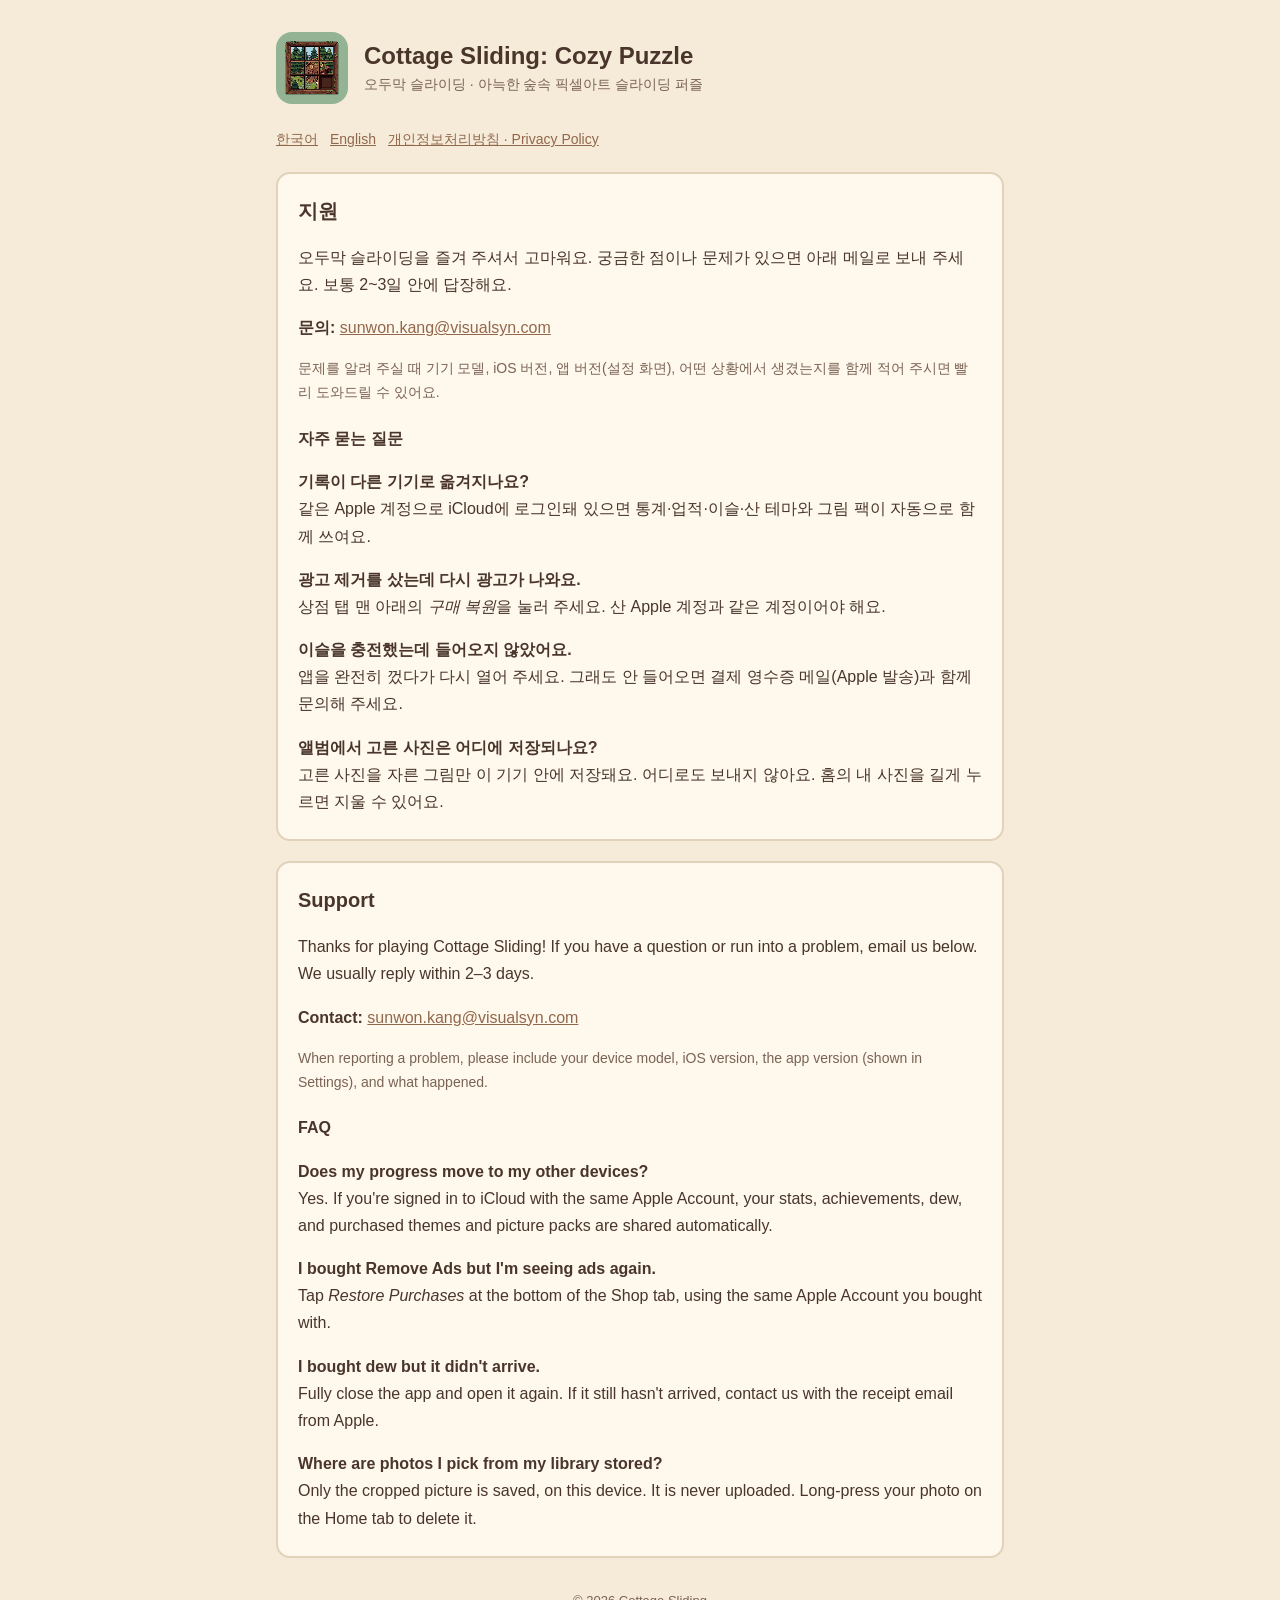
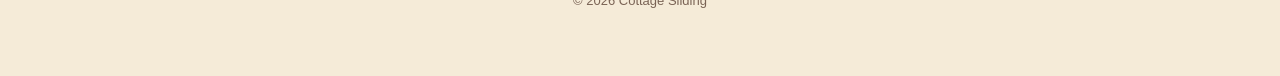
<file: index.html>
<!doctype html>
<html lang="ko">
<head>
<meta charset="utf-8">
<meta name="viewport" content="width=device-width, initial-scale=1">
<title>Cottage Sliding</title>
<meta name="description" content="Cottage Sliding: Cozy Puzzle (오두막 슬라이딩) 지원 페이지 · Support">
<link rel="icon" href="icon.png">
<link rel="stylesheet" href="style.css">
</head>
<body>
<main>
  <header class="app">
    <img src="icon.png" alt="">
    <div>
      <h1>Cottage Sliding: Cozy Puzzle</h1>
      <p>오두막 슬라이딩 · 아늑한 숲속 픽셀아트 슬라이딩 퍼즐</p>
    </div>
  </header>
  <nav class="lang"><a href="#ko">한국어</a><a href="#en">English</a><a href="privacy.html">개인정보처리방침 · Privacy Policy</a></nav>

  <section class="card" id="ko">
    <h2>지원</h2>
    <p>오두막 슬라이딩을 즐겨 주셔서 고마워요. 궁금한 점이나 문제가 있으면 아래 메일로 보내 주세요. 보통 2~3일 안에 답장해요.</p>
    <p><strong>문의:</strong> <a href="mailto:sunwon.kang@visualsyn.com">sunwon.kang@visualsyn.com</a></p>
    <p class="muted">문제를 알려 주실 때 기기 모델, iOS 버전, 앱 버전(설정 화면), 어떤 상황에서 생겼는지를 함께 적어 주시면 빨리 도와드릴 수 있어요.</p>

    <h3>자주 묻는 질문</h3>
    <p><strong>기록이 다른 기기로 옮겨지나요?</strong><br>같은 Apple 계정으로 iCloud에 로그인돼 있으면 통계·업적·이슬·산 테마와 그림 팩이 자동으로 함께 쓰여요.</p>
    <p><strong>광고 제거를 샀는데 다시 광고가 나와요.</strong><br>상점 탭 맨 아래의 <em>구매 복원</em>을 눌러 주세요. 산 Apple 계정과 같은 계정이어야 해요.</p>
    <p><strong>이슬을 충전했는데 들어오지 않았어요.</strong><br>앱을 완전히 껐다가 다시 열어 주세요. 그래도 안 들어오면 결제 영수증 메일(Apple 발송)과 함께 문의해 주세요.</p>
    <p><strong>앨범에서 고른 사진은 어디에 저장되나요?</strong><br>고른 사진을 자른 그림만 이 기기 안에 저장돼요. 어디로도 보내지 않아요. 홈의 내 사진을 길게 누르면 지울 수 있어요.</p>
  </section>

  <section class="card" id="en">
    <h2>Support</h2>
    <p>Thanks for playing Cottage Sliding! If you have a question or run into a problem, email us below. We usually reply within 2–3 days.</p>
    <p><strong>Contact:</strong> <a href="mailto:sunwon.kang@visualsyn.com">sunwon.kang@visualsyn.com</a></p>
    <p class="muted">When reporting a problem, please include your device model, iOS version, the app version (shown in Settings), and what happened.</p>

    <h3>FAQ</h3>
    <p><strong>Does my progress move to my other devices?</strong><br>Yes. If you're signed in to iCloud with the same Apple Account, your stats, achievements, dew, and purchased themes and picture packs are shared automatically.</p>
    <p><strong>I bought Remove Ads but I'm seeing ads again.</strong><br>Tap <em>Restore Purchases</em> at the bottom of the Shop tab, using the same Apple Account you bought with.</p>
    <p><strong>I bought dew but it didn't arrive.</strong><br>Fully close the app and open it again. If it still hasn't arrived, contact us with the receipt email from Apple.</p>
    <p><strong>Where are photos I pick from my library stored?</strong><br>Only the cropped picture is saved, on this device. It is never uploaded. Long-press your photo on the Home tab to delete it.</p>
  </section>

  <footer>© 2026 Cottage Sliding</footer>
</main>
</body>
</html>
</file>
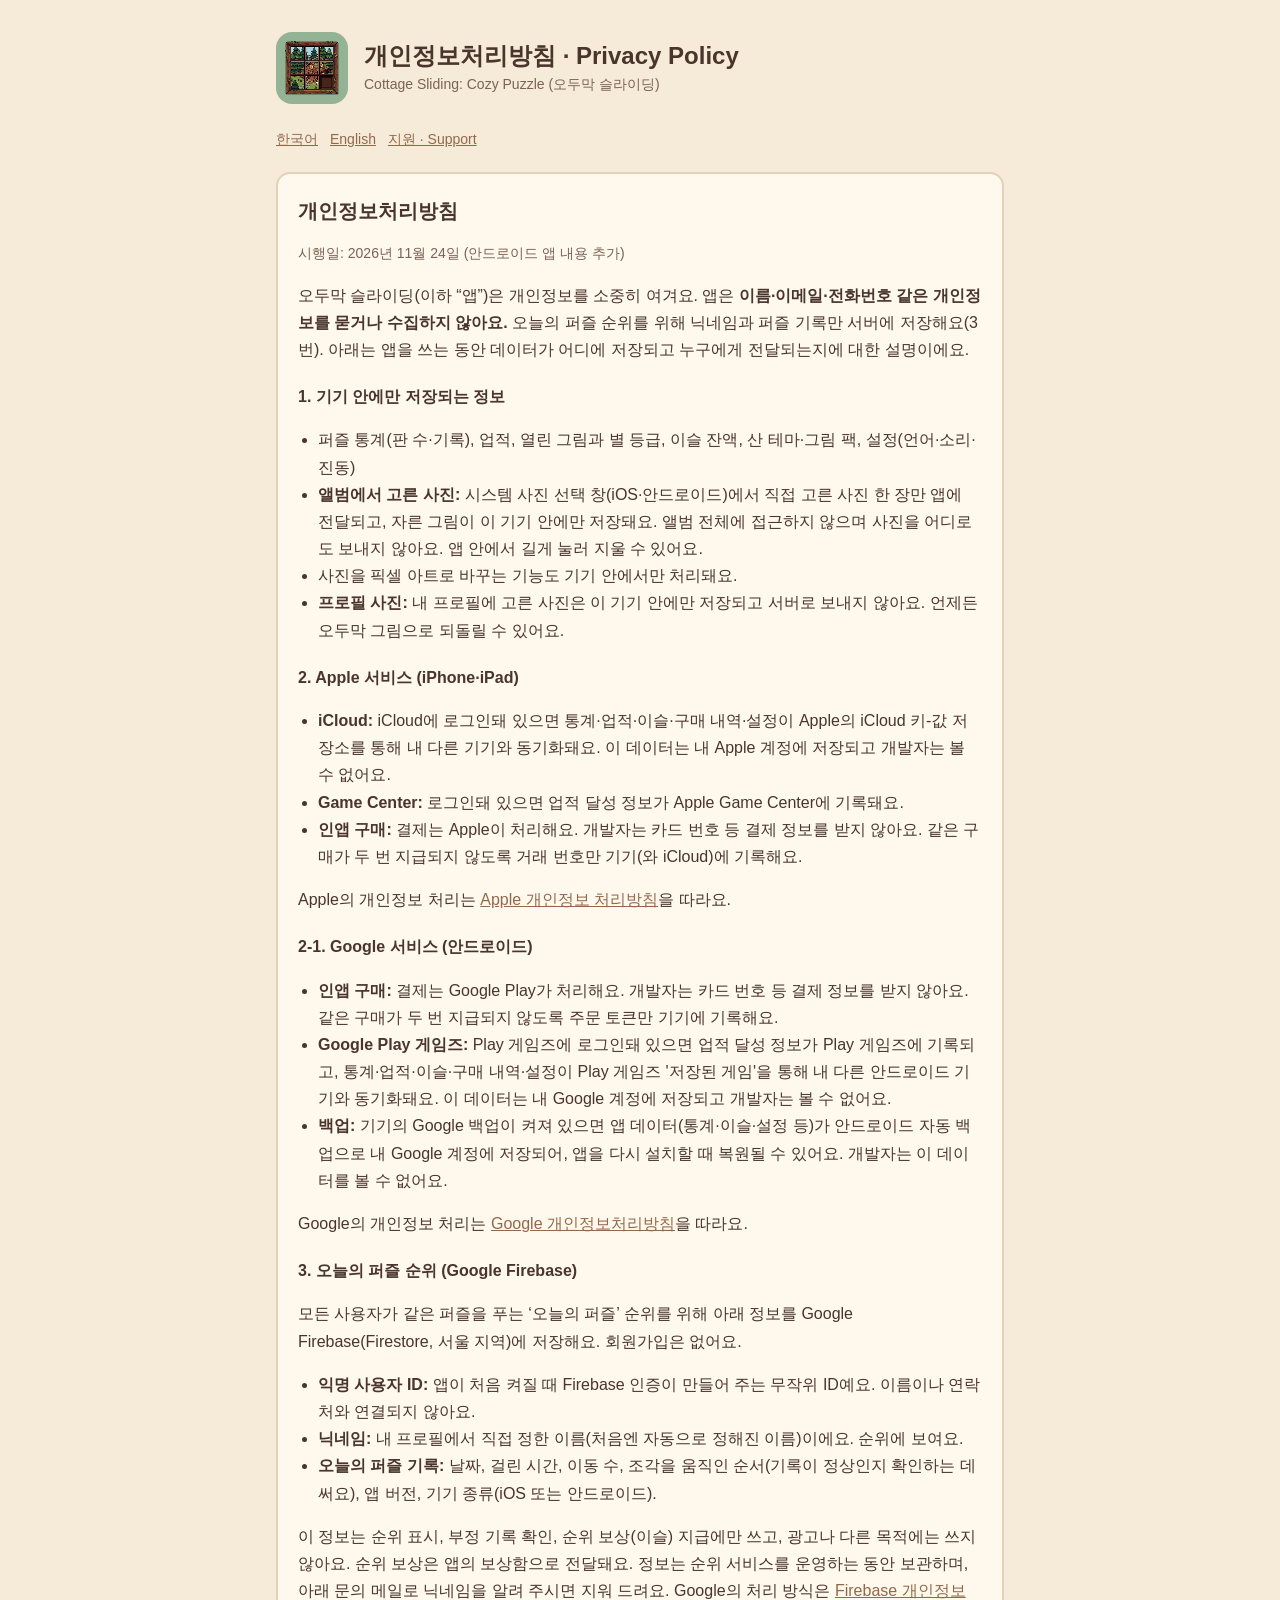
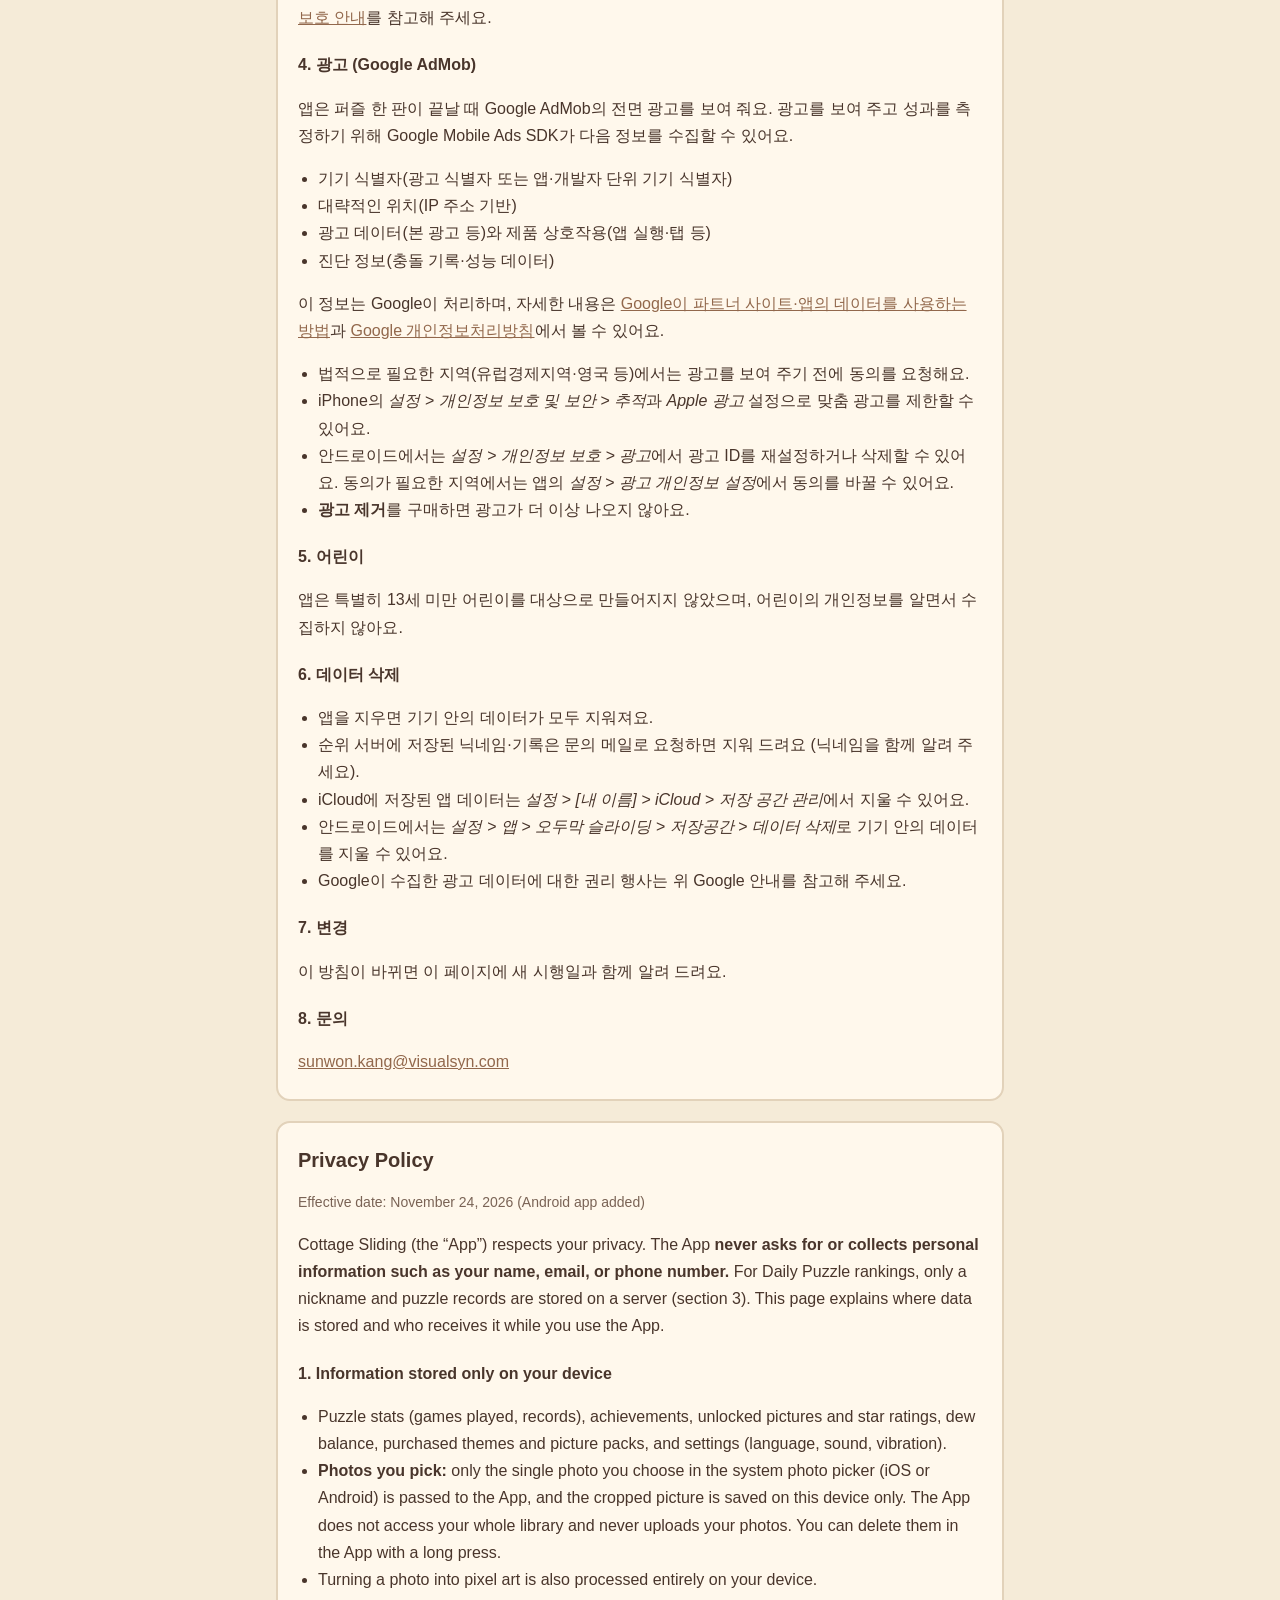
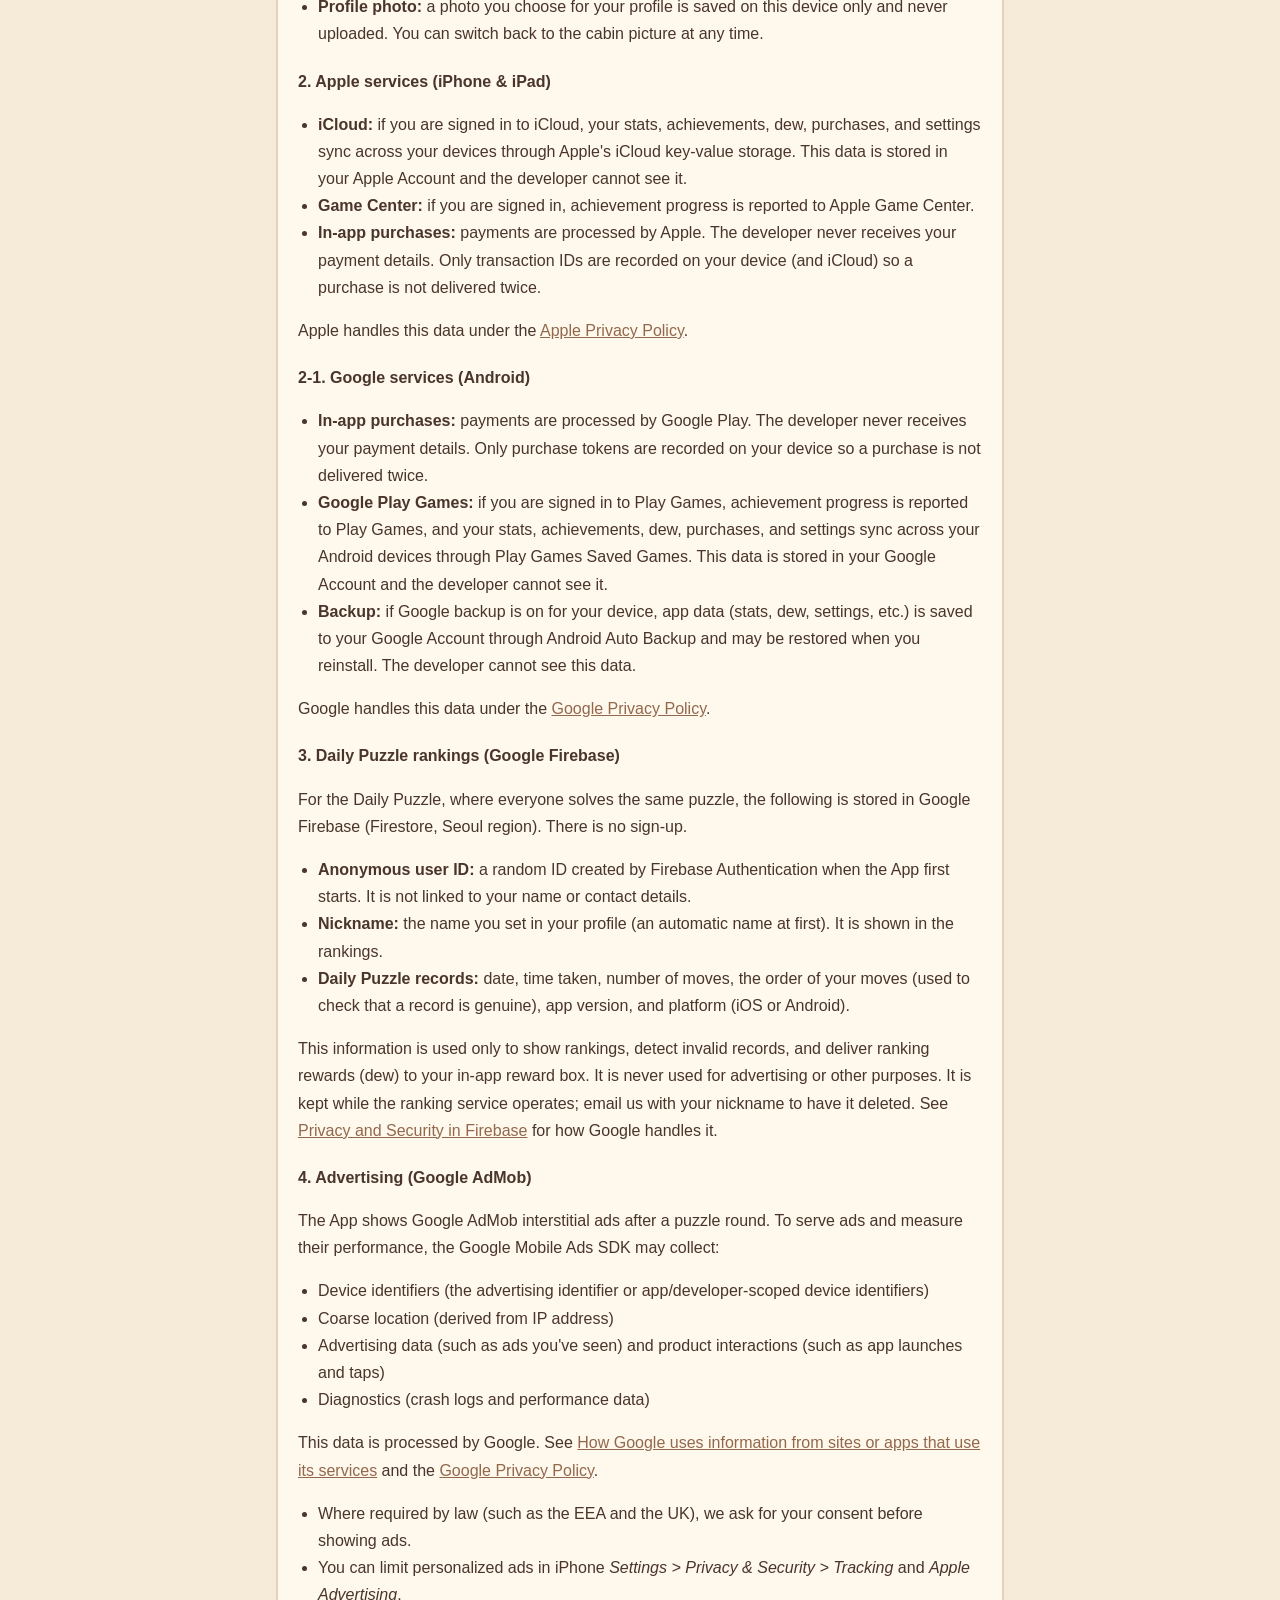
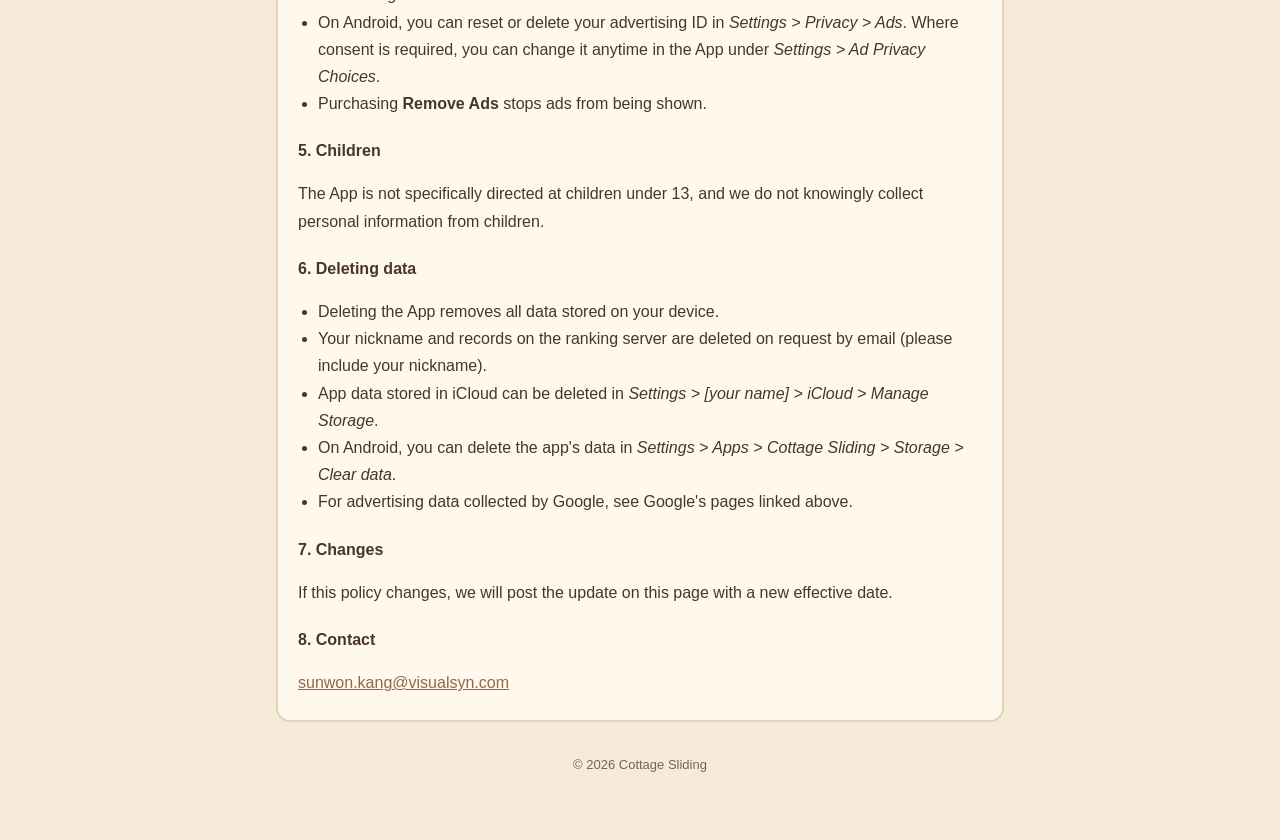
<file: privacy.html>
<!doctype html>
<html lang="ko">
<head>
<meta charset="utf-8">
<meta name="viewport" content="width=device-width, initial-scale=1">
<title>Privacy Policy · Cottage Sliding</title>
<meta name="description" content="Cottage Sliding: Cozy Puzzle 개인정보처리방침 · Privacy Policy">
<link rel="icon" href="icon.png">
<link rel="stylesheet" href="style.css">
</head>
<body>
<main>
  <header class="app">
    <img src="icon.png" alt="">
    <div>
      <h1>개인정보처리방침 · Privacy Policy</h1>
      <p>Cottage Sliding: Cozy Puzzle (오두막 슬라이딩)</p>
    </div>
  </header>
  <nav class="lang"><a href="#ko">한국어</a><a href="#en">English</a><a href="index.html">지원 · Support</a></nav>

  <section class="card" id="ko">
    <h2>개인정보처리방침</h2>
    <p class="muted">시행일: 2026년 11월 24일 (안드로이드 앱 내용 추가)</p>
    <p>오두막 슬라이딩(이하 “앱”)은 개인정보를 소중히 여겨요. 앱은 <strong>이름·이메일·전화번호 같은 개인정보를 묻거나 수집하지 않아요.</strong> 오늘의 퍼즐 순위를 위해 닉네임과 퍼즐 기록만 서버에 저장해요(3번). 아래는 앱을 쓰는 동안 데이터가 어디에 저장되고 누구에게 전달되는지에 대한 설명이에요.</p>

    <h3>1. 기기 안에만 저장되는 정보</h3>
    <ul>
      <li>퍼즐 통계(판 수·기록), 업적, 열린 그림과 별 등급, 이슬 잔액, 산 테마·그림 팩, 설정(언어·소리·진동)</li>
      <li><strong>앨범에서 고른 사진:</strong> 시스템 사진 선택 창(iOS·안드로이드)에서 직접 고른 사진 한 장만 앱에 전달되고, 자른 그림이 이 기기 안에만 저장돼요. 앨범 전체에 접근하지 않으며 사진을 어디로도 보내지 않아요. 앱 안에서 길게 눌러 지울 수 있어요.</li>
      <li>사진을 픽셀 아트로 바꾸는 기능도 기기 안에서만 처리돼요.</li>
      <li><strong>프로필 사진:</strong> 내 프로필에 고른 사진은 이 기기 안에만 저장되고 서버로 보내지 않아요. 언제든 오두막 그림으로 되돌릴 수 있어요.</li>
    </ul>

    <h3>2. Apple 서비스 (iPhone·iPad)</h3>
    <ul>
      <li><strong>iCloud:</strong> iCloud에 로그인돼 있으면 통계·업적·이슬·구매 내역·설정이 Apple의 iCloud 키-값 저장소를 통해 내 다른 기기와 동기화돼요. 이 데이터는 내 Apple 계정에 저장되고 개발자는 볼 수 없어요.</li>
      <li><strong>Game Center:</strong> 로그인돼 있으면 업적 달성 정보가 Apple Game Center에 기록돼요.</li>
      <li><strong>인앱 구매:</strong> 결제는 Apple이 처리해요. 개발자는 카드 번호 등 결제 정보를 받지 않아요. 같은 구매가 두 번 지급되지 않도록 거래 번호만 기기(와 iCloud)에 기록해요.</li>
    </ul>
    <p>Apple의 개인정보 처리는 <a href="https://www.apple.com/kr/legal/privacy/" rel="noopener">Apple 개인정보 처리방침</a>을 따라요.</p>

    <h3>2-1. Google 서비스 (안드로이드)</h3>
    <ul>
      <li><strong>인앱 구매:</strong> 결제는 Google Play가 처리해요. 개발자는 카드 번호 등 결제 정보를 받지 않아요. 같은 구매가 두 번 지급되지 않도록 주문 토큰만 기기에 기록해요.</li>
      <li><strong>Google Play 게임즈:</strong> Play 게임즈에 로그인돼 있으면 업적 달성 정보가 Play 게임즈에 기록되고, 통계·업적·이슬·구매 내역·설정이 Play 게임즈 '저장된 게임'을 통해 내 다른 안드로이드 기기와 동기화돼요. 이 데이터는 내 Google 계정에 저장되고 개발자는 볼 수 없어요.</li>
      <li><strong>백업:</strong> 기기의 Google 백업이 켜져 있으면 앱 데이터(통계·이슬·설정 등)가 안드로이드 자동 백업으로 내 Google 계정에 저장되어, 앱을 다시 설치할 때 복원될 수 있어요. 개발자는 이 데이터를 볼 수 없어요.</li>
    </ul>
    <p>Google의 개인정보 처리는 <a href="https://policies.google.com/privacy" rel="noopener">Google 개인정보처리방침</a>을 따라요.</p>

    <h3>3. 오늘의 퍼즐 순위 (Google Firebase)</h3>
    <p>모든 사용자가 같은 퍼즐을 푸는 ‘오늘의 퍼즐’ 순위를 위해 아래 정보를 Google Firebase(Firestore, 서울 지역)에 저장해요. 회원가입은 없어요.</p>
    <ul>
      <li><strong>익명 사용자 ID:</strong> 앱이 처음 켜질 때 Firebase 인증이 만들어 주는 무작위 ID예요. 이름이나 연락처와 연결되지 않아요.</li>
      <li><strong>닉네임:</strong> 내 프로필에서 직접 정한 이름(처음엔 자동으로 정해진 이름)이에요. 순위에 보여요.</li>
      <li><strong>오늘의 퍼즐 기록:</strong> 날짜, 걸린 시간, 이동 수, 조각을 움직인 순서(기록이 정상인지 확인하는 데 써요), 앱 버전, 기기 종류(iOS 또는 안드로이드).</li>
    </ul>
    <p>이 정보는 순위 표시, 부정 기록 확인, 순위 보상(이슬) 지급에만 쓰고, 광고나 다른 목적에는 쓰지 않아요. 순위 보상은 앱의 보상함으로 전달돼요. 정보는 순위 서비스를 운영하는 동안 보관하며, 아래 문의 메일로 닉네임을 알려 주시면 지워 드려요. Google의 처리 방식은 <a href="https://firebase.google.com/support/privacy" rel="noopener">Firebase 개인정보 보호 안내</a>를 참고해 주세요.</p>

    <h3>4. 광고 (Google AdMob)</h3>
    <p>앱은 퍼즐 한 판이 끝날 때 Google AdMob의 전면 광고를 보여 줘요. 광고를 보여 주고 성과를 측정하기 위해 Google Mobile Ads SDK가 다음 정보를 수집할 수 있어요.</p>
    <ul>
      <li>기기 식별자(광고 식별자 또는 앱·개발자 단위 기기 식별자)</li>
      <li>대략적인 위치(IP 주소 기반)</li>
      <li>광고 데이터(본 광고 등)와 제품 상호작용(앱 실행·탭 등)</li>
      <li>진단 정보(충돌 기록·성능 데이터)</li>
    </ul>
    <p>이 정보는 Google이 처리하며, 자세한 내용은 <a href="https://policies.google.com/technologies/partner-sites" rel="noopener">Google이 파트너 사이트·앱의 데이터를 사용하는 방법</a>과 <a href="https://policies.google.com/privacy" rel="noopener">Google 개인정보처리방침</a>에서 볼 수 있어요.</p>
    <ul>
      <li>법적으로 필요한 지역(유럽경제지역·영국 등)에서는 광고를 보여 주기 전에 동의를 요청해요.</li>
      <li>iPhone의 <em>설정 &gt; 개인정보 보호 및 보안 &gt; 추적</em>과 <em>Apple 광고</em> 설정으로 맞춤 광고를 제한할 수 있어요.</li>
      <li>안드로이드에서는 <em>설정 &gt; 개인정보 보호 &gt; 광고</em>에서 광고 ID를 재설정하거나 삭제할 수 있어요. 동의가 필요한 지역에서는 앱의 <em>설정 &gt; 광고 개인정보 설정</em>에서 동의를 바꿀 수 있어요.</li>
      <li><strong>광고 제거</strong>를 구매하면 광고가 더 이상 나오지 않아요.</li>
    </ul>

    <h3>5. 어린이</h3>
    <p>앱은 특별히 13세 미만 어린이를 대상으로 만들어지지 않았으며, 어린이의 개인정보를 알면서 수집하지 않아요.</p>

    <h3>6. 데이터 삭제</h3>
    <ul>
      <li>앱을 지우면 기기 안의 데이터가 모두 지워져요.</li>
      <li>순위 서버에 저장된 닉네임·기록은 문의 메일로 요청하면 지워 드려요 (닉네임을 함께 알려 주세요).</li>
      <li>iCloud에 저장된 앱 데이터는 <em>설정 &gt; [내 이름] &gt; iCloud &gt; 저장 공간 관리</em>에서 지울 수 있어요.</li>
      <li>안드로이드에서는 <em>설정 &gt; 앱 &gt; 오두막 슬라이딩 &gt; 저장공간 &gt; 데이터 삭제</em>로 기기 안의 데이터를 지울 수 있어요.</li>
      <li>Google이 수집한 광고 데이터에 대한 권리 행사는 위 Google 안내를 참고해 주세요.</li>
    </ul>

    <h3>7. 변경</h3>
    <p>이 방침이 바뀌면 이 페이지에 새 시행일과 함께 알려 드려요.</p>

    <h3>8. 문의</h3>
    <p><a href="mailto:sunwon.kang@visualsyn.com">sunwon.kang@visualsyn.com</a></p>
  </section>

  <section class="card" id="en">
    <h2>Privacy Policy</h2>
    <p class="muted">Effective date: November 24, 2026 (Android app added)</p>
    <p>Cottage Sliding (the “App”) respects your privacy. The App <strong>never asks for or collects personal information such as your name, email, or phone number.</strong> For Daily Puzzle rankings, only a nickname and puzzle records are stored on a server (section 3). This page explains where data is stored and who receives it while you use the App.</p>

    <h3>1. Information stored only on your device</h3>
    <ul>
      <li>Puzzle stats (games played, records), achievements, unlocked pictures and star ratings, dew balance, purchased themes and picture packs, and settings (language, sound, vibration).</li>
      <li><strong>Photos you pick:</strong> only the single photo you choose in the system photo picker (iOS or Android) is passed to the App, and the cropped picture is saved on this device only. The App does not access your whole library and never uploads your photos. You can delete them in the App with a long press.</li>
      <li>Turning a photo into pixel art is also processed entirely on your device.</li>
      <li><strong>Profile photo:</strong> a photo you choose for your profile is saved on this device only and never uploaded. You can switch back to the cabin picture at any time.</li>
    </ul>

    <h3>2. Apple services (iPhone & iPad)</h3>
    <ul>
      <li><strong>iCloud:</strong> if you are signed in to iCloud, your stats, achievements, dew, purchases, and settings sync across your devices through Apple's iCloud key-value storage. This data is stored in your Apple Account and the developer cannot see it.</li>
      <li><strong>Game Center:</strong> if you are signed in, achievement progress is reported to Apple Game Center.</li>
      <li><strong>In-app purchases:</strong> payments are processed by Apple. The developer never receives your payment details. Only transaction IDs are recorded on your device (and iCloud) so a purchase is not delivered twice.</li>
    </ul>
    <p>Apple handles this data under the <a href="https://www.apple.com/legal/privacy/" rel="noopener">Apple Privacy Policy</a>.</p>

    <h3>2-1. Google services (Android)</h3>
    <ul>
      <li><strong>In-app purchases:</strong> payments are processed by Google Play. The developer never receives your payment details. Only purchase tokens are recorded on your device so a purchase is not delivered twice.</li>
      <li><strong>Google Play Games:</strong> if you are signed in to Play Games, achievement progress is reported to Play Games, and your stats, achievements, dew, purchases, and settings sync across your Android devices through Play Games Saved Games. This data is stored in your Google Account and the developer cannot see it.</li>
      <li><strong>Backup:</strong> if Google backup is on for your device, app data (stats, dew, settings, etc.) is saved to your Google Account through Android Auto Backup and may be restored when you reinstall. The developer cannot see this data.</li>
    </ul>
    <p>Google handles this data under the <a href="https://policies.google.com/privacy" rel="noopener">Google Privacy Policy</a>.</p>

    <h3>3. Daily Puzzle rankings (Google Firebase)</h3>
    <p>For the Daily Puzzle, where everyone solves the same puzzle, the following is stored in Google Firebase (Firestore, Seoul region). There is no sign-up.</p>
    <ul>
      <li><strong>Anonymous user ID:</strong> a random ID created by Firebase Authentication when the App first starts. It is not linked to your name or contact details.</li>
      <li><strong>Nickname:</strong> the name you set in your profile (an automatic name at first). It is shown in the rankings.</li>
      <li><strong>Daily Puzzle records:</strong> date, time taken, number of moves, the order of your moves (used to check that a record is genuine), app version, and platform (iOS or Android).</li>
    </ul>
    <p>This information is used only to show rankings, detect invalid records, and deliver ranking rewards (dew) to your in-app reward box. It is never used for advertising or other purposes. It is kept while the ranking service operates; email us with your nickname to have it deleted. See <a href="https://firebase.google.com/support/privacy" rel="noopener">Privacy and Security in Firebase</a> for how Google handles it.</p>

    <h3>4. Advertising (Google AdMob)</h3>
    <p>The App shows Google AdMob interstitial ads after a puzzle round. To serve ads and measure their performance, the Google Mobile Ads SDK may collect:</p>
    <ul>
      <li>Device identifiers (the advertising identifier or app/developer-scoped device identifiers)</li>
      <li>Coarse location (derived from IP address)</li>
      <li>Advertising data (such as ads you've seen) and product interactions (such as app launches and taps)</li>
      <li>Diagnostics (crash logs and performance data)</li>
    </ul>
    <p>This data is processed by Google. See <a href="https://policies.google.com/technologies/partner-sites" rel="noopener">How Google uses information from sites or apps that use its services</a> and the <a href="https://policies.google.com/privacy" rel="noopener">Google Privacy Policy</a>.</p>
    <ul>
      <li>Where required by law (such as the EEA and the UK), we ask for your consent before showing ads.</li>
      <li>You can limit personalized ads in iPhone <em>Settings &gt; Privacy &amp; Security &gt; Tracking</em> and <em>Apple Advertising</em>.</li>
      <li>On Android, you can reset or delete your advertising ID in <em>Settings &gt; Privacy &gt; Ads</em>. Where consent is required, you can change it anytime in the App under <em>Settings &gt; Ad Privacy Choices</em>.</li>
      <li>Purchasing <strong>Remove Ads</strong> stops ads from being shown.</li>
    </ul>

    <h3>5. Children</h3>
    <p>The App is not specifically directed at children under 13, and we do not knowingly collect personal information from children.</p>

    <h3>6. Deleting data</h3>
    <ul>
      <li>Deleting the App removes all data stored on your device.</li>
      <li>Your nickname and records on the ranking server are deleted on request by email (please include your nickname).</li>
      <li>App data stored in iCloud can be deleted in <em>Settings &gt; [your name] &gt; iCloud &gt; Manage Storage</em>.</li>
      <li>On Android, you can delete the app's data in <em>Settings &gt; Apps &gt; Cottage Sliding &gt; Storage &gt; Clear data</em>.</li>
      <li>For advertising data collected by Google, see Google's pages linked above.</li>
    </ul>

    <h3>7. Changes</h3>
    <p>If this policy changes, we will post the update on this page with a new effective date.</p>

    <h3>8. Contact</h3>
    <p><a href="mailto:sunwon.kang@visualsyn.com">sunwon.kang@visualsyn.com</a></p>
  </section>

  <footer>© 2026 Cottage Sliding</footer>
</main>
</body>
</html>
</file>
<file: style.css>
:root {
  --bg: #F5EBD8;
  --card: #FFF8EC;
  --ink: #49352B;
  --soft: #7A6355;
  --wood: #92684C;
  --green: #73946A;
  --line: #E2D2BA;
}
@media (prefers-color-scheme: dark) {
  :root {
    --bg: #211A15;
    --card: #2D241E;
    --ink: #F3E7D3;
    --soft: #CDBBA6;
    --wood: #C99B78;
    --green: #9DBE93;
    --line: #4A3D33;
  }
}
* { box-sizing: border-box; }
html { -webkit-text-size-adjust: 100%; }
body {
  margin: 0;
  background: var(--bg);
  color: var(--ink);
  font: 16px/1.7 -apple-system, BlinkMacSystemFont, "Apple SD Gothic Neo", "Noto Sans KR", "Segoe UI", sans-serif;
}
main { max-width: 760px; margin: 0 auto; padding: 32px 16px 64px; }
header.app { display: flex; align-items: center; gap: 16px; margin-bottom: 24px; }
header.app img { width: 72px; height: 72px; border-radius: 16px; image-rendering: pixelated; }
header.app h1 { margin: 0; font-size: 24px; line-height: 1.3; }
header.app p { margin: 2px 0 0; color: var(--soft); font-size: 14px; }
nav.lang { margin: 0 0 20px; font-size: 14px; }
nav.lang a { color: var(--wood); margin-right: 12px; }
section.card {
  background: var(--card);
  border: 2px solid var(--line);
  border-radius: 14px;
  padding: 20px 20px 8px;
  margin-bottom: 20px;
}
h2 { font-size: 20px; margin: 0 0 12px; }
h3 { font-size: 16px; margin: 20px 0 6px; }
p, li { color: var(--ink); }
ul { padding-left: 20px; }
a { color: var(--wood); }
.muted { color: var(--soft); font-size: 14px; }
footer { color: var(--soft); font-size: 13px; text-align: center; margin-top: 32px; }
table { width: 100%; border-collapse: collapse; font-size: 14px; margin: 8px 0 16px; }
th, td { text-align: left; padding: 8px 6px; border-bottom: 1px solid var(--line); vertical-align: top; }
th { color: var(--soft); font-weight: 600; }
.table-wrap { overflow-x: auto; }
</file>
